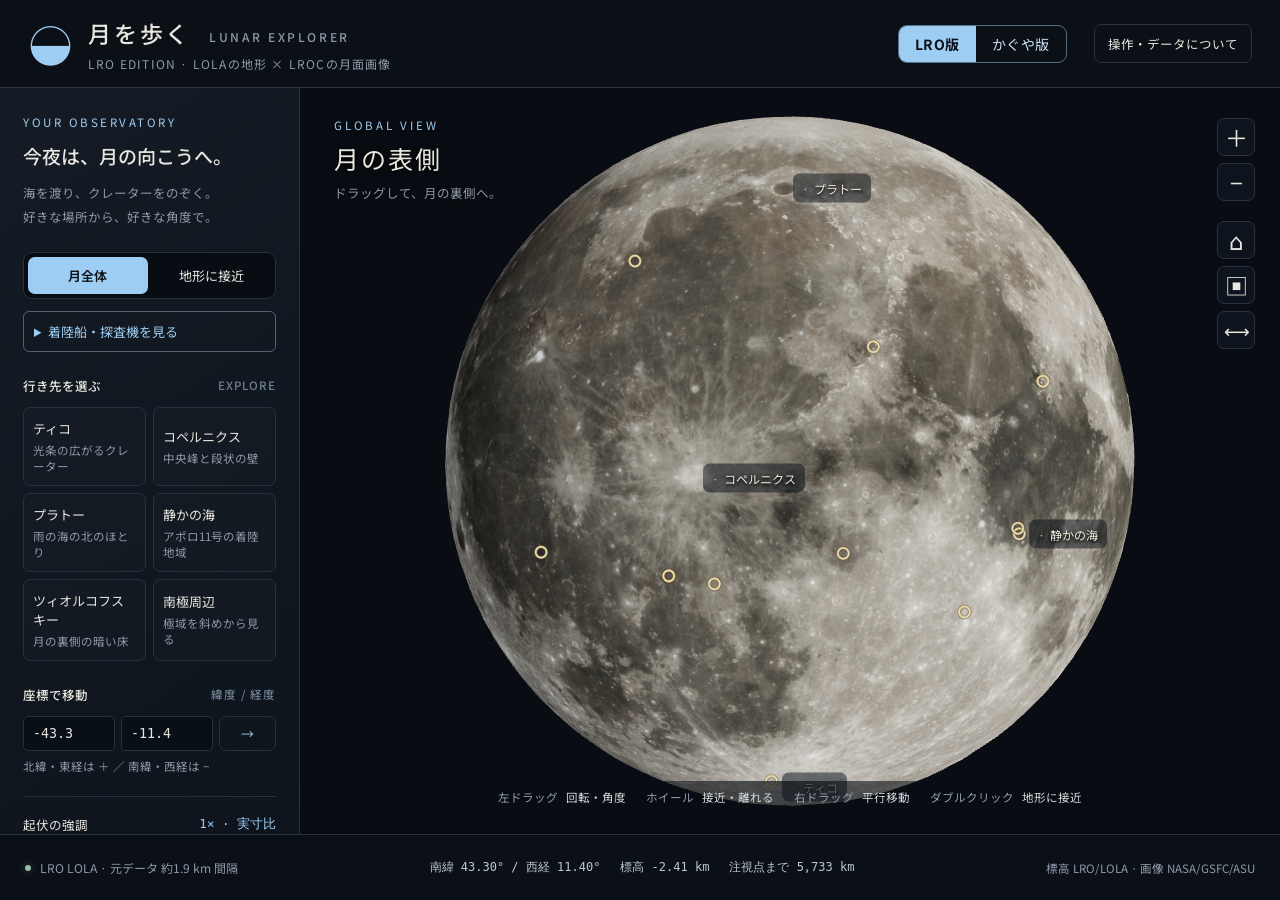
<file: index.html>
<!doctype html>
<html lang="ja"><head><meta charset="UTF-8"><meta name="viewport" content="width=device-width,initial-scale=1"><meta name="theme-color" content="#0b1017"><meta name="description" content="LROのLOLA実測標高とLROCの画像を使って月を立体で探検。マウスで回転、接近、地形の角度や光を調整できます。"><title>月を歩く | LRO版 3Dマップ（Claude 改良版）</title><link rel="stylesheet" href="style.css?v=20261109f"><script type="importmap">{"imports":{"three":"./three.module.js"}}</script></head>
<body>
<div id="viewport" aria-label="マウスで回転・拡大できる月の3Dマップ"></div><div id="labels"></div>
<header><div class="mark">◒</div><div><h1>月を歩く<span>LUNAR EXPLORER</span></h1><p>LRO EDITION · LOLAの地形 × LROCの月面画像</p></div><nav class="ed-switch" aria-label="標高データの切り替え"><a class="on" aria-current="page">LRO版</a><a href="./kaguya/" data-ed>かぐや版</a></nav><button id="help" class="quiet">操作・データについて</button></header>
<aside id="sidebar"><div class="eyebrow">YOUR OBSERVATORY</div><h2>今夜は、月の向こうへ。</h2><p class="intro">海を渡り、クレーターをのぞく。<br>好きな場所から、好きな角度で。</p>
<div class="tabs" aria-label="表示モード"><button id="globeBtn" class="active">月全体</button><button id="terrainBtn">地形に接近</button></div>
<details id="missions" style="margin:12px 0;padding:10px;border:1px solid #506274;border-radius:6px">
<summary style="cursor:pointer;color:#9ecdf3">着陸船・探査機を見る</summary>
<p>地点を選ぶと着陸地域へ移動します。リンクから各地点の詳しい観測画像を開けます。</p>
<select aria-label="着陸地点" id="missionSelect" style="width:100%;padding:8px"><option value="">地点を選択</option>
<option data-lat="0.674" data-lon="23.473" value="resource/apollo-11-landing-site/">アポロ11号（静かの海）</option>
<option data-lat="-3.012" data-lon="-23.422" value="photojournal/first-look-apollo-12-and-surveyor-3/">アポロ12号・サーベイヤー3号</option>
<option data-lat="-3.645" data-lon="-17.471" value="photojournal/new-view-of-apollo-14/">アポロ14号</option>
<option data-lat="26.132" data-lon="3.634" value="photojournal/retracing-the-steps-of-apollo-15/">アポロ15号（月面車の走行跡）</option>
<option data-lat="-8.973" data-lon="15.501" value="photojournal/apollo-16-footsteps-under-high-sun/">アポロ16号（デカルト高地）</option>
<option data-lat="20.19" data-lon="30.77" value="image-article/apod-2011-september-8-apollo-17-site-a-sharper-view/">アポロ17号・月面車</option>
<option data-lat="-2.4745" data-lon="-43.3398" value="https://www.lroc.im-ldi.com/featured_sites/surveyor-1/flip-book">サーベイヤー1号</option>
<option data-lat="-3.0162" data-lon="-23.4180" value="photojournal/first-look-apollo-12-and-surveyor-3/">サーベイヤー3号</option>
<option data-lat="1.4551" data-lon="23.1943" value="photojournal/surveyor-5-a-hole-in-one/">サーベイヤー5号</option>
<option data-lat="0.4742" data-lon="-1.4275" value="https://www.lroc.im-ldi.com/featured_sites/surveyor-6/site_images">サーベイヤー6号</option>
<option data-lat="-40.9812" data-lon="-11.5127" value="https://www.lroc.im-ldi.com/featured_sites/surveyor-7/flip-book">サーベイヤー7号</option>
<option data-lat="38.24" data-lon="-35.00" value="photojournal/soviet-union-lunar-rovers/">ルナ17号（雨の海）</option></select>
<p><a id="missionImage" target="_blank" rel="noopener" href="https://science.nasa.gov/resource/apollo-11-landing-site/">アポロ11号の詳細な実写を見る ↗</a></p>
<small>位置は概略。写真提供 NASA / GSFC / ASU</small></details>
<script>
document.getElementById('missionSelect').addEventListener('change', function () {
  const place = this.selectedOptions[0];
  if (!place.value) return;
  const photo = document.getElementById('missionImage');
  photo.href = new URL(place.value, 'https://science.nasa.gov/').href;
  const apollo = place.textContent.match(/^アポロ[0-9]+号/);
  photo.textContent = apollo ? apollo[0] + 'の詳細な実写を見る ↗' : place.textContent + 'の実写を見る ↗';
  document.getElementById('lat').value = place.dataset.lat;
  document.getElementById('lon').value = place.dataset.lon;
  document.getElementById('coords').requestSubmit();
  document.getElementById('terrainBtn').click();
});
</script><section><div class="section-title">行き先を選ぶ <span>EXPLORE</span></div><div id="places"></div></section>
<form id="coords"><label class="section-title" for="lat">座標で移動 <span>緯度 / 経度</span></label><div class="coord-inputs"><input id="lat" type="number" min="-90" max="90" step="any" value="-43.3" aria-label="緯度 北緯は正、南緯は負" required><input id="lon" type="number" min="-180" max="360" step="any" value="-11.4" aria-label="経度 東経は正、西経は負" required><button type="submit" aria-label="指定座標へ移動">→</button></div><small>北緯・東経は ＋ ／ 南緯・西経は −</small></form>
<section class="adjust"><label for="relief">起伏の強調 <output id="reliefVal">1× · 実寸比</output></label><input id="relief" type="range" min="1" max="10" step="0.5" value="1"><label for="sun">光の向き <output id="sunVal">35°</output></label><input id="sun" type="range" min="-180" max="180" value="35"><label class="realsun"><input id="realSun" type="checkbox"> 日付の太陽で照らす（月齢）</label><div id="sunDateRow" class="sundate" hidden><input id="sunDate" type="date" aria-label="日付"><span id="moonAge"></span><button id="earthView" type="button">地球から見る</button><small>その日の夜9時（日本時間）の太陽の向き。誤差は1〜2°程度で、秤動は含みません。</small></div><div class="checks"><label><input id="topo" type="checkbox"> 標高の色分け</label><label><input id="grid" type="checkbox"> 緯度・経度線</label><label><input id="showLabels" type="checkbox" checked> 地名</label><label><input id="auto" type="checkbox"> 自動で回す</label></div></section>
<section class="measure"><div class="section-title">断面図を測る <span>PROFILE</span></div><button id="measureBtn" type="button">2点を選んで断面図</button><small>クレーターの直径や深さを、標高のグラフで調べられます。</small></section></aside>
<main><div class="view-heading"><div id="modeTag">GLOBAL VIEW</div><h2 id="viewTitle">月の表側</h2><p id="viewSub">ドラッグして、月の裏側へ。</p></div><div class="toolbar"><button id="zoomIn" title="拡大" aria-label="拡大">＋</button><button id="zoomOut" title="縮小" aria-label="縮小">−</button><span></span><button id="reset" title="最初の眺めに戻す" aria-label="最初の眺めに戻す">⌂</button><button id="capture" title="画像を保存" aria-label="画像を保存">▣</button><button id="measureTool" title="2点を選んで断面図" aria-label="2点を選んで断面図">⟷</button></div><div id="profile" hidden><div class="phead"><b>断面図</b><span>A → B</span><button id="profileMin" class="pmin-btn" aria-label="断面図を小さくする">小さく</button><button id="profileClose" aria-label="断面図を閉じる">×</button></div><div id="profileBody"></div></div><div id="legend" hidden><span>低い −9km</span><i></i><span>高い ＋11km</span></div><div class="gesture"><span>左ドラッグ <b>回転・角度</b></span><span>ホイール <b>接近・離れる</b></span><span>右ドラッグ <b>平行移動</b></span><span>ダブルクリック <b>地形に接近</b></span></div></main>
<footer><div><span class="live"></span><span id="status">観測データを準備中</span></div><div class="readout"><span id="location">北緯 — / 東経 —</span><span id="height">標高 —</span><span id="distance">距離 —</span></div><div class="credit">標高 LRO/LOLA · 画像 NASA/GSFC/ASU</div></footer>
<div id="loading"><div class="loader-moon"></div><h2>月へ向かっています</h2><p id="loadText">LROの標高と月面画像を読み込み中…</p><progress id="progress" max="3" value="0"></progress><small>まず約2MBの軽いデータで表示し、詳しいデータ（約40MB）は表示後に読み込みます。</small></div>
<div id="toast" role="status" hidden></div>
<dialog id="info"><button class="close" aria-label="閉じる">×</button><div class="eyebrow">ABOUT THIS MOON</div><h2>本物の観測から、立体の月へ。</h2><p>月全体を回して眺める「月全体」と、選んだ地域を斜めから見る「地形に接近」を切り替えられます。月面をクリックすると座標と標高を表示。ダブルクリックすると、その場所へ接近します。</p><dl><dt>マウス</dt><dd>左ドラッグで回転、ホイールで拡大・縮小、右ドラッグで移動。</dd><dt>タッチ</dt><dd>1本指で回転、2本指で拡大・縮小と移動。</dd><dt>表示の調整</dt><dd>起伏1倍は実際の縦横比です。倍率を上げると高さだけを強調します。光は観察用で、現在の月齢や太陽の実位置を示すものではありません。</dd></dl><h3>LRO版のデータと加工</h3><p><a href="https://svs.gsfc.nasa.gov/4720/" target="_blank" rel="noopener">標高：LRO / LOLA — NASA CGI Moon Kit ↗</a><br>NASAの月探査機LROに搭載されたレーザー高度計LOLAの全球標高データを使用。ldem_16.tif（5760×2880、1/16度間隔）、赤道で約1.9km。基準半径1737.4km。km単位の数値をメートル単位の整数に丸め、経度の並びを変換して表示時に補間しています。全球は軽量メッシュ、地域は約480km四方の細かなメッシュです。</p><p><a href="https://svs.gsfc.nasa.gov/4720/" target="_blank" rel="noopener">表面画像：NASA CGI Moon Kit 2019 / LROC ↗</a><br>NASA/GSFC/Scientific Visualization Studio・LROC/ASU。8192×4096画像をJPEGへ変換。色調整済みの可視化用画像で、極域は低解像度データによる補完を含みます。</p><p>かぐや版との違いは<strong>地形の標高データ</strong>です。こちらはLROのLOLA、かぐや版はLALTを使っています。表面画像は同じLROC画像なので、全体の見た目は似ています。今回の標高格子間隔は両版とも約1.9kmです。</p><p>このマップはLROのすべての高解像度画像を収録したものではありません。岩や着陸機まで見える解像度ではありません。さらに詳細なLROC観測画像は<a href="https://quickmap.lroc.asu.edu/" target="_blank" rel="noopener">LROC QuickMap ↗</a>で探索できます。</p><p class="muted">標高：NASA/LRO/LOLA。画像：NASA/GSFC/Scientific Visualization Studio・LROC/ASU。上記の観測データを加工して作成。地名は概略位置です。NASAの公式アプリではありません。</p></dialog>
<noscript>この3DマップにはJavaScriptとWebGLが必要です。</noscript><script>
// ファイルを直接ダブルクリックで開いた場合：ブラウザの制限でプログラムもデータも読めないので、開き方を案内する
if (location.protocol === 'file:') {
  document.querySelector('#loading h2').textContent = 'このままでは開けません';
  document.getElementById('loadText').innerHTML = 'このページは Web ページとして開いてください。<br><b>https://yoshihiro-kitajima.github.io/lro-moon-explorer/</b>';
  document.getElementById('progress').hidden = true; document.querySelector('#loading small').hidden = true;
}
</script>
<script type="module" src="app.js?v=20261109f"></script></body></html>
</file>
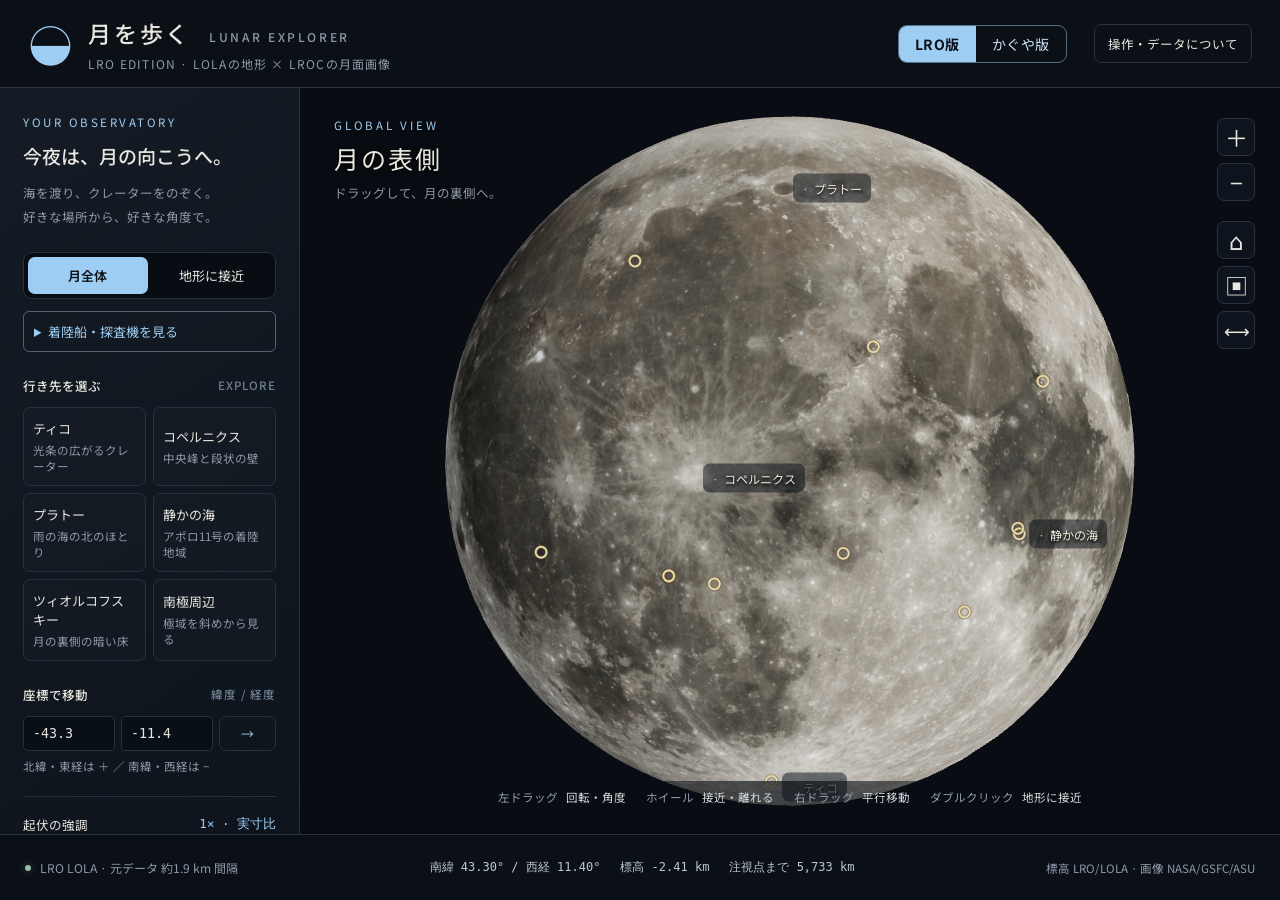
<file: claude/index.html>
<!doctype html>
<html lang="ja"><head><meta charset="UTF-8"><title>月を歩く | LRO版 3Dマップ</title>
<meta http-equiv="refresh" content="0; url=../"><link rel="canonical" href="https://yoshihiro-kitajima.github.io/lro-moon-explorer/">
<script>location.replace('../' + location.search + location.hash);</script></head>
<body style="background:#0b1017;color:#dfe7ef;font-family:sans-serif;padding:40px">Claude 改良版はトップページに移りました。<a href="../" style="color:#9cc8ff">月を歩く（LRO版）を開く</a></body></html>
</file>
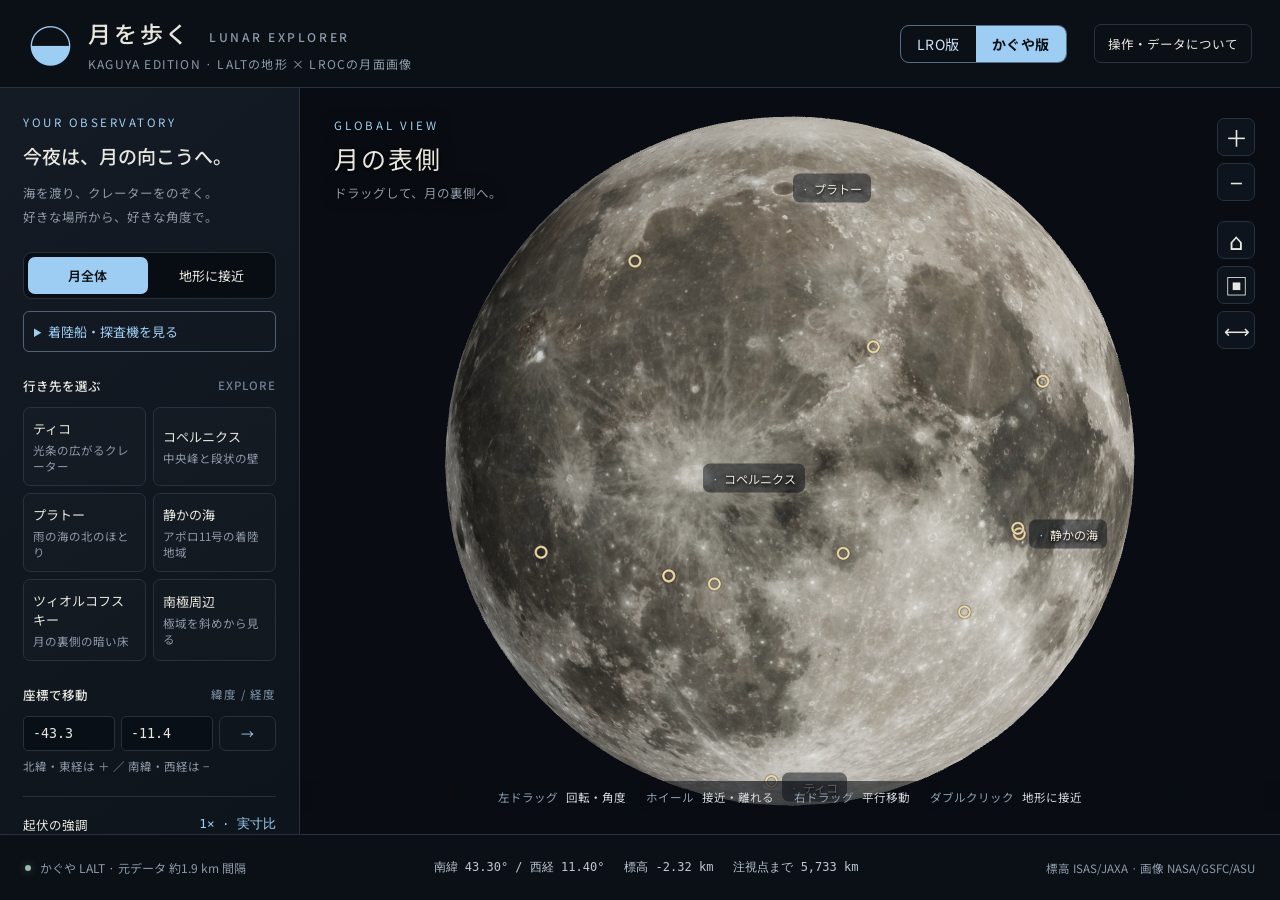
<file: kaguya/index.html>
<!doctype html>
<html lang="ja"><head><meta charset="UTF-8"><meta name="viewport" content="width=device-width,initial-scale=1"><meta name="theme-color" content="#0b1017"><meta name="description" content="かぐや（SELENE）のレーザー高度計LALTの実測標高とLROCの画像を使って月を立体で探検。マウスで回転、接近、地形の角度や光を調整できます。"><title>月を歩く | かぐや版 3Dマップ（Claude 改良版）</title><link rel="stylesheet" href="style.css?v=20261109f"><script type="importmap">{"imports":{"three":"../three.module.js"}}</script></head>
<body>
<div id="viewport" aria-label="マウスで回転・拡大できる月の3Dマップ"></div><div id="labels"></div>
<header><div class="mark">◒</div><div><h1>月を歩く<span>LUNAR EXPLORER</span></h1><p>KAGUYA EDITION · LALTの地形 × LROCの月面画像</p></div><nav class="ed-switch" aria-label="標高データの切り替え"><a href="../" data-ed>LRO版</a><a class="on" aria-current="page">かぐや版</a></nav><button id="help" class="quiet">操作・データについて</button></header>
<aside id="sidebar"><div class="eyebrow">YOUR OBSERVATORY</div><h2>今夜は、月の向こうへ。</h2><p class="intro">海を渡り、クレーターをのぞく。<br>好きな場所から、好きな角度で。</p>
<div class="tabs" aria-label="表示モード"><button id="globeBtn" class="active">月全体</button><button id="terrainBtn">地形に接近</button></div>
<details id="missions" style="margin:12px 0;padding:10px;border:1px solid #506274;border-radius:6px">
<summary style="cursor:pointer;color:#9ecdf3">着陸船・探査機を見る</summary>
<p>地点を選ぶと着陸地域へ移動します。リンクから各地点の詳しい観測画像を開けます。</p>
<select aria-label="着陸地点" id="missionSelect" style="width:100%;padding:8px"><option value="">地点を選択</option>
<option data-lat="0.674" data-lon="23.473" value="resource/apollo-11-landing-site/">アポロ11号（静かの海）</option>
<option data-lat="-3.012" data-lon="-23.422" value="photojournal/first-look-apollo-12-and-surveyor-3/">アポロ12号・サーベイヤー3号</option>
<option data-lat="-3.645" data-lon="-17.471" value="photojournal/new-view-of-apollo-14/">アポロ14号</option>
<option data-lat="26.132" data-lon="3.634" value="photojournal/retracing-the-steps-of-apollo-15/">アポロ15号（月面車の走行跡）</option>
<option data-lat="-8.973" data-lon="15.501" value="photojournal/apollo-16-footsteps-under-high-sun/">アポロ16号（デカルト高地）</option>
<option data-lat="20.19" data-lon="30.77" value="image-article/apod-2011-september-8-apollo-17-site-a-sharper-view/">アポロ17号・月面車</option>
<option data-lat="-2.4745" data-lon="-43.3398" value="https://www.lroc.im-ldi.com/featured_sites/surveyor-1/flip-book">サーベイヤー1号</option>
<option data-lat="-3.0162" data-lon="-23.4180" value="photojournal/first-look-apollo-12-and-surveyor-3/">サーベイヤー3号</option>
<option data-lat="1.4551" data-lon="23.1943" value="photojournal/surveyor-5-a-hole-in-one/">サーベイヤー5号</option>
<option data-lat="0.4742" data-lon="-1.4275" value="https://www.lroc.im-ldi.com/featured_sites/surveyor-6/site_images">サーベイヤー6号</option>
<option data-lat="-40.9812" data-lon="-11.5127" value="https://www.lroc.im-ldi.com/featured_sites/surveyor-7/flip-book">サーベイヤー7号</option>
<option data-lat="38.24" data-lon="-35.00" value="photojournal/soviet-union-lunar-rovers/">ルナ17号（雨の海）</option></select>
<p><a id="missionImage" target="_blank" rel="noopener" href="https://science.nasa.gov/resource/apollo-11-landing-site/">アポロ11号の詳細な実写を見る ↗</a></p>
<small>位置は概略。写真提供 NASA / GSFC / ASU</small></details>
<script>
document.getElementById('missionSelect').addEventListener('change', function () {
  const place = this.selectedOptions[0];
  if (!place.value) return;
  const photo = document.getElementById('missionImage');
  photo.href = new URL(place.value, 'https://science.nasa.gov/').href;
  const apollo = place.textContent.match(/^アポロ[0-9]+号/);
  photo.textContent = apollo ? apollo[0] + 'の詳細な実写を見る ↗' : place.textContent + 'の実写を見る ↗';
  document.getElementById('lat').value = place.dataset.lat;
  document.getElementById('lon').value = place.dataset.lon;
  document.getElementById('coords').requestSubmit();
  document.getElementById('terrainBtn').click();
});
</script><section><div class="section-title">行き先を選ぶ <span>EXPLORE</span></div><div id="places"></div></section>
<form id="coords"><label class="section-title" for="lat">座標で移動 <span>緯度 / 経度</span></label><div class="coord-inputs"><input id="lat" type="number" min="-90" max="90" step="any" value="-43.3" aria-label="緯度 北緯は正、南緯は負" required><input id="lon" type="number" min="-180" max="360" step="any" value="-11.4" aria-label="経度 東経は正、西経は負" required><button type="submit" aria-label="指定座標へ移動">→</button></div><small>北緯・東経は ＋ ／ 南緯・西経は −</small></form>
<section class="adjust"><label for="relief">起伏の強調 <output id="reliefVal">1× · 実寸比</output></label><input id="relief" type="range" min="1" max="10" step="0.5" value="1"><label for="sun">光の向き <output id="sunVal">35°</output></label><input id="sun" type="range" min="-180" max="180" value="35"><label class="realsun"><input id="realSun" type="checkbox"> 日付の太陽で照らす（月齢）</label><div id="sunDateRow" class="sundate" hidden><input id="sunDate" type="date" aria-label="日付"><span id="moonAge"></span><button id="earthView" type="button">地球から見る</button><small>その日の夜9時（日本時間）の太陽の向き。誤差は1〜2°程度で、秤動は含みません。</small></div><div class="checks"><label><input id="topo" type="checkbox"> 標高の色分け</label><label><input id="grid" type="checkbox"> 緯度・経度線</label><label><input id="showLabels" type="checkbox" checked> 地名</label><label><input id="auto" type="checkbox"> 自動で回す</label></div></section>
<section class="measure"><div class="section-title">断面図を測る <span>PROFILE</span></div><button id="measureBtn" type="button">2点を選んで断面図</button><small>クレーターの直径や深さを、標高のグラフで調べられます。</small></section><a class="archive" href="https://darts.isas.jaxa.jp/missions/kaguya/hdtv/index_ja.html" target="_blank" rel="noopener"><span>かぐやが見た月</span><small>JAXA / NHK ハイビジョン画像 ↗</small></a></aside>
<main><div class="view-heading"><div id="modeTag">GLOBAL VIEW</div><h2 id="viewTitle">月の表側</h2><p id="viewSub">ドラッグして、月の裏側へ。</p></div><div class="toolbar"><button id="zoomIn" title="拡大" aria-label="拡大">＋</button><button id="zoomOut" title="縮小" aria-label="縮小">−</button><span></span><button id="reset" title="最初の眺めに戻す" aria-label="最初の眺めに戻す">⌂</button><button id="capture" title="画像を保存" aria-label="画像を保存">▣</button><button id="measureTool" title="2点を選んで断面図" aria-label="2点を選んで断面図">⟷</button></div><div id="profile" hidden><div class="phead"><b>断面図</b><span>A → B</span><button id="profileMin" class="pmin-btn" aria-label="断面図を小さくする">小さく</button><button id="profileClose" aria-label="断面図を閉じる">×</button></div><div id="profileBody"></div></div><div id="legend" hidden><span>低い −9km</span><i></i><span>高い ＋11km</span></div><div class="gesture"><span>左ドラッグ <b>回転・角度</b></span><span>ホイール <b>接近・離れる</b></span><span>右ドラッグ <b>平行移動</b></span><span>ダブルクリック <b>地形に接近</b></span></div></main>
<footer><div><span class="live"></span><span id="status">観測データを準備中</span></div><div class="readout"><span id="location">北緯 — / 東経 —</span><span id="height">標高 —</span><span id="distance">距離 —</span></div><div class="credit">標高 ISAS/JAXA · 画像 NASA/GSFC/ASU</div></footer>
<div id="loading"><div class="loader-moon"></div><h2>月へ向かっています</h2><p id="loadText">かぐやの標高と月面画像を読み込み中…</p><progress id="progress" max="3" value="0"></progress><small>まず約2MBの軽いデータで表示し、詳しいデータ（約40MB）は表示後に読み込みます。</small></div>
<div id="toast" role="status" hidden></div>
<dialog id="info"><button class="close" aria-label="閉じる">×</button><div class="eyebrow">ABOUT THIS MOON</div><h2>本物の観測から、立体の月へ。</h2><p>月全体を回して眺める「月全体」と、選んだ地域を斜めから見る「地形に接近」を切り替えられます。月面をクリックすると座標と標高を表示。ダブルクリックすると、その場所へ接近します。</p><dl><dt>マウス</dt><dd>左ドラッグで回転、ホイールで拡大・縮小、右ドラッグで移動。</dd><dt>タッチ</dt><dd>1本指で回転、2本指で拡大・縮小と移動。</dd><dt>表示の調整</dt><dd>起伏1倍は実際の縦横比です。倍率を上げると高さだけを強調します。光は観察用で、現在の月齢や太陽の実位置を示すものではありません。</dd></dl><h3>かぐや版のデータと加工</h3><p><a href="https://data.darts.isas.jaxa.jp/pub/pds3/sln-l-lalt-5-topo-ggt-map-v2.0/" target="_blank" rel="noopener">標高：かぐや LALT 全球標高図 V2.0（ISAS/JAXA）↗</a><br>月周回衛星「かぐや（SELENE）」のレーザー高度計LALTの全球標高データ。5760×2880、1/16度間隔、赤道で約1.9km。基準半径1737.4km。メートル単位の整数に丸め、表示時に補間しています。最初は1/4度間隔の軽いデータで表示し、詳しいデータは表示後に読み込みます。</p><p><a href="https://svs.gsfc.nasa.gov/4720/" target="_blank" rel="noopener">表面画像：NASA CGI Moon Kit 2019 / LROC ↗</a><br>NASA/GSFC/Scientific Visualization Studio・LROC/ASU。8192×4096画像をJPEGへ変換。色調整済みの可視化用画像で、極域は低解像度データによる補完を含みます。</p><p>LRO版との違いは<strong>地形の標高データ</strong>です。こちらはかぐやのLALT、LRO版はLOLAを使っています。表面画像は同じLROC画像なので、見た目は似ています。</p><p><a href="https://darts.isas.jaxa.jp/missions/kaguya/hdtv/index_ja.html" target="_blank" rel="noopener">かぐやHDTV公開ページ ↗</a><br>HDTVの写真・映像そのものから立体を復元したものではありません。HDTV画像の権利表記は ©JAXA/NHK（リンク先の利用規約をご確認ください）。</p><p class="muted">標高：ISAS/JAXA（かぐや LALT）。画像：NASA/GSFC/Scientific Visualization Studio・LROC/ASU。上記の観測データを加工して作成。地名は概略位置です。NASAの公式アプリではありません。</p></dialog>
<noscript>この3DマップにはJavaScriptとWebGLが必要です。</noscript><script>
// ファイルを直接ダブルクリックで開いた場合：ブラウザの制限でプログラムもデータも読めないので、開き方を案内する
if (location.protocol === 'file:') {
  document.querySelector('#loading h2').textContent = 'このままでは開けません';
  document.getElementById('loadText').innerHTML = 'このページは Web ページとして開いてください。<br><b>https://yoshihiro-kitajima.github.io/lro-moon-explorer/kaguya/</b>';
  document.getElementById('progress').hidden = true; document.querySelector('#loading small').hidden = true;
}
</script>
<script type="module" src="app.js?v=20261109f"></script></body></html>
</file>
<file: style.css>
@import url('https://fonts.googleapis.com/css2?family=Noto+Sans+JP:wght@400;500;600;700&display=swap');
:root{color-scheme:dark;--bg:#090d13;--panel:#111720;--ink:#e8e7df;--muted:#8d99a8;--line:#28313c;--accent:#9ecdf3}*{box-sizing:border-box}body{margin:0;background:var(--bg);color:var(--ink);font-family:'Noto Sans JP',system-ui,sans-serif;font-size:13px;overflow:hidden}button,input,a{touch-action:manipulation}button,a,input{outline-offset:4px}button{font:inherit;color:inherit;cursor:pointer;background:transparent;border:1px solid var(--line);border-radius:7px;transition:background .2s,border-color .2s}button:hover{background:#29313c;border-color:#738294}a{color:var(--accent)}#viewport{position:fixed;inset:88px 0 66px 300px;touch-action:none}canvas{display:block;width:100%;height:100%}header{height:88px;display:flex;align-items:center;gap:15px;padding:0 28px;border-bottom:1px solid var(--line);position:relative;z-index:3;background:#0b1017}.mark{font-size:45px;color:var(--accent);line-height:1}h1{font-size:23px;letter-spacing:.12em;margin:0;font-weight:500}h1 span{font-size:12px;letter-spacing:.22em;color:var(--muted);margin-left:18px;vertical-align:middle}header p{font-size:12px;color:var(--muted);letter-spacing:.1em;margin:5px 0 0}.quiet{margin-left:auto;padding:9px 13px;font-size:12.5px}aside{position:fixed;top:88px;bottom:66px;width:300px;background:linear-gradient(145deg,#141b24,#0e141c);border-right:1px solid var(--line);padding:26px 23px 20px;overflow-y:auto;scrollbar-width:thin;z-index:3}.eyebrow{font-size:11.5px;letter-spacing:.22em;color:var(--accent)}aside h2{font-size:19px;font-weight:500;margin:12px 0}.intro{color:var(--muted);font-size:12.5px;line-height:1.9;margin:0 0 23px}.tabs{display:flex;background:#080d14;padding:4px;border:1px solid var(--line);border-radius:9px;gap:4px}.tabs button{flex:1;padding:9px 4px;border:0;font-size:13px}.tabs .active{color:#0b1017;background:var(--accent);font-weight:600}.section-title{display:flex;align-items:center;justify-content:space-between;font-size:12.5px;margin:24px 0 12px;font-weight:500}.section-title span{color:#6f8094;font-size:11.5px;letter-spacing:.09em}#places{display:grid;grid-template-columns:1fr 1fr;gap:7px}#places button{padding:11px 9px;text-align:left;background:#ffffff03;font-size:13px}#places button small{display:block;color:var(--muted);font-size:11.5px;margin-top:4px}#places button.selected{border-color:#c7a675;color:var(--accent);background:#c7a6750e}.coord-inputs{display:flex;gap:6px}.coord-inputs input{width:92px;min-width:0;background:#090f17;color:var(--ink);border:1px solid var(--line);padding:9px;border-radius:5px;font-family:monospace}.coord-inputs button{flex:1;color:var(--accent)}#coords small{font-size:11.5px;color:var(--muted);display:block;margin:7px 0 22px}.adjust{border-top:1px solid var(--line);padding-top:18px}.adjust>label{display:flex;justify-content:space-between;align-items:center;font-size:12.5px}.adjust output{font-family:monospace;color:var(--accent);font-size:12.5px}input[type=range]{width:100%;accent-color:var(--accent);height:3px;margin:17px 0 23px;cursor:pointer}.checks{display:grid;grid-template-columns:1fr 1fr;gap:10px 2px;font-size:12px;color:var(--muted)}input[type=checkbox]{accent-color:var(--accent);vertical-align:middle;margin:0 5px 0 0}.archive{display:block;margin-top:22px;padding:15px 13px;border:1px solid var(--line);border-radius:7px;text-decoration:none}.archive span{font-size:13px}.archive small{display:block;color:var(--muted);font-size:11.5px;margin-top:6px}main{pointer-events:none;position:fixed;inset:88px 0 66px 300px}.view-heading{position:absolute;left:34px;top:29px}#modeTag{font-size:11.5px;letter-spacing:.24em;color:var(--accent)}.view-heading h2{font-size:25px;letter-spacing:.08em;font-weight:400;margin:7px 0}.view-heading p{font-size:12.5px;color:var(--muted);margin:0}.toolbar{position:absolute;right:25px;top:30px;display:flex;flex-direction:column;gap:7px;pointer-events:auto}.toolbar button{width:38px;height:38px;font-size:23px;background:#101720dd}.toolbar span{height:6px}.gesture{position:absolute;bottom:21px;left:0;right:0;display:flex;justify-content:center;gap:20px;font-size:11.5px;color:#91a0b0}.gesture span{white-space:nowrap}.gesture b{font-weight:400;color:#d5d9dc;margin-left:5px}footer{position:fixed;bottom:0;left:0;right:0;height:66px;border-top:1px solid var(--line);background:#0b1017;display:flex;align-items:center;justify-content:space-between;padding:0 25px;z-index:3;font-size:12px;color:var(--muted)}footer>div{display:flex;align-items:center;gap:9px}.live{height:6px;width:6px;border-radius:50%;background:#98bcaa;box-shadow:0 0 9px #98bcaa66}.readout{font-family:monospace;gap:20px;color:#bcc6d0}.credit{font-size:11.5px}#loading{position:fixed;inset:88px 0 66px 300px;background:#0a0e15f5;z-index:6;display:flex;align-items:center;justify-content:center;flex-direction:column}#loading[hidden]{display:none}#loading h2{font-size:20px;font-weight:400;letter-spacing:.12em}#loading p{color:var(--muted);font-size:13px}#loading small{color:var(--muted);font-size:12px;margin-top:12px}progress{width:240px;height:3px;accent-color:var(--accent);margin:10px}.loader-moon{width:54px;height:54px;border:1px solid #d7bd9566;border-radius:50%;box-shadow:inset 15px 0 15px #e4c29144;animation:moonPulse 2s infinite alternate}@keyframes moonPulse{to{opacity:.3;transform:rotate(25deg)}}#labels{position:fixed;inset:88px 0 66px 300px;pointer-events:none;overflow:hidden}.map-label{position:absolute;transform:translate(9px,-50%);font-size:12px;text-shadow:0 2px 3px #000,0 0 8px #000;white-space:nowrap;color:#f0e8db;pointer-events:auto;border:0;padding:6px 9px;background:#080e1680}.map-label:before{content:'·';color:var(--accent);margin-right:5px}.map-label:hover{background:#111b29}#legend{position:absolute;bottom:63px;right:25px;font-size:11.5px;color:var(--muted)}#legend i{display:block;width:160px;height:5px;margin:6px 0;background:linear-gradient(90deg,#263d78,#4c96b0,#aab79b,#d2b585,#f3e4cf)}#legend span:last-child{display:block;text-align:right}dialog{width:min(650px,90vw);max-height:85vh;background:#141b25;color:var(--ink);border:1px solid #43505f;border-radius:14px;padding:32px;font-size:13px;line-height:1.9}dialog::backdrop{background:#000a;backdrop-filter:blur(5px)}dialog h2{font-size:22px;font-weight:500}dialog h3{margin-top:25px}dialog p,dialog dd{color:#b5c0cc}.close{float:right;font-size:23px;border:0}.muted{font-size:12px;color:var(--muted)}dl{display:grid;grid-template-columns:85px auto;gap:10px}dd{margin:0}#toast{position:fixed;left:calc(50% + 150px);bottom:112px;transform:translateX(-50%);padding:12px 20px;border:1px solid var(--line);background:#1a2430f2;border-radius:8px;font-size:13px;z-index:9}noscript{position:fixed;top:40%;left:40%;z-index:9}
@media(min-width:1500px){aside{width:320px;padding:30px}#viewport,main,#labels,#loading{left:320px}.view-heading{top:36px;left:42px}}
@media(max-width:1050px){.credit{display:none}.gesture{gap:10px}.gesture span:last-child{display:none}h1 span{display:none}}
@media(max-width:700px){header{height:72px;padding:0 15px;gap:10px}h1{font-size:20px}.mark{font-size:36px}.quiet{font-size:11.5px;padding:8px}header p{font-size:11px}aside{top:auto;bottom:54px;height:230px;width:100%;padding:15px;display:block;border-right:0;border-top:1px solid var(--line)}aside>.eyebrow,aside>h2,.intro,.archive,#coords{display:none}.tabs{width:230px;margin-bottom:12px}aside>section:not(.adjust){width:52%;float:left}.section-title{margin:0 0 8px;font-size:12px}.section-title span{display:none}#places{gap:5px}#places button{font-size:12px;padding:7px}#places small{font-size:11px}section.adjust{border:0;margin-left:56%;padding:0}.adjust>label{font-size:11.5px}.adjust input[type=range]{margin:13px 0 17px}.checks{font-size:11.5px;gap:8px}#viewport,main,#labels,#loading{inset:72px 0 284px 0}.view-heading{top:16px;left:17px}.view-heading h2{font-size:18px}.view-heading p{font-size:11.5px}.toolbar{right:12px;top:15px;gap:5px}.toolbar button{width:30px;height:30px;font-size:19px}.gesture{bottom:12px;font-size:11px}.gesture span:nth-child(n+3){display:none}footer{height:54px;padding:8px 12px;flex-wrap:wrap;font-size:11.5px}.readout{gap:10px;font-size:11.5px;width:100%}#toast{left:50%;bottom:300px;width:max-content;max-width:90vw}#legend{bottom:40px;right:15px}.map-label{font-size:11.5px}}
.view-heading{text-shadow:0 1px 4px #000,0 0 16px #000}.gesture{padding:8px;background:linear-gradient(90deg,transparent,#090d13b0,transparent);border-radius:6px}

h1 em{font-size:12.5px;letter-spacing:.02em;font-style:normal;color:var(--accent);border:1px solid #9ecdf366;padding:3px 6px;border-radius:4px;vertical-align:middle}

/* ===== Claude 改良版の追加 ===== */
.realsun{display:flex;gap:6px;align-items:center;margin-top:8px;font-size:13px}
.sundate{display:grid;grid-template-columns:auto 1fr;gap:6px 8px;align-items:center;margin:6px 0 2px;padding:8px;border:1px solid #3b4d60;border-radius:6px;background:#0f1822}
.sundate input{background:#0b1017;color:#e7edf3;border:1px solid #506274;border-radius:5px;padding:5px}
.sundate #moonAge{font-size:13px;color:#ffe4aa}
.sundate button{grid-column:1/3;padding:7px;border-radius:6px;border:1px solid #6d86a0;background:#1a2a3b;color:#dbe8f4;cursor:pointer}
.sundate small{grid-column:1/3;color:#8fa1b3;font-size:11px;line-height:1.5}
.measure{margin:14px 0}.measure button{width:100%;padding:10px;border-radius:7px;border:1px solid #c9a35f;background:#2a2213;color:#ffe2a8;font-weight:700;cursor:pointer;margin:4px 0}
.measure button.on{background:#c9a35f;color:#1a1408}.measure small{color:#8fa1b3;font-size:11px}
#profile{pointer-events:auto;position:absolute;left:14px;bottom:56px;width:min(470px,calc(100% - 28px));background:rgba(9,14,21,.92);border:1px solid #4a5e73;border-radius:10px;padding:10px 12px;z-index:4;backdrop-filter:blur(6px)}
.phead{display:flex;align-items:center;gap:10px;color:#e8eef4}.phead span{color:#8fa1b3;font-size:12px}.phead button{margin-left:auto;background:none;border:none;color:#c9d4de;font-size:20px;cursor:pointer}
.pmsg{color:#dfe7ef;margin:8px 0}.pstats{display:flex;flex-wrap:wrap;gap:6px 16px;color:#a9b8c6;font-size:12.5px;margin:6px 0}.pstats b{color:#ffe2a8;font-size:14px}
.pchart{width:100%;height:auto;display:block}.pchart text{fill:#94a7b9;font-size:11px}.pchart .gl{stroke:#2c3c4d;stroke-width:1}
.parea{fill:rgba(255,211,107,.18)}.pline{fill:none;stroke:#ffd36b;stroke-width:2}.pmax{fill:#ff8a5c}.pmin{fill:#5cb6ff}
.pchart .pa{fill:#ff6a3d;font-weight:700;font-size:13px}.pchart .pb{fill:#45a8ff;font-weight:700;font-size:13px}.pchart .axis{fill:#6f8395;font-size:10px}.phl{stroke:#fff;stroke-opacity:.6}
.pnote{color:#7f93a6;font-size:11px;margin:4px 0 0;line-height:1.5}
.sundate[hidden]{display:none}
.adjust label.realsun{display:flex;justify-content:flex-start;align-items:center;gap:6px;flex-direction:row}

.pchart{max-height:165px}
#profile.mini .pchart,#profile.mini .pnote{display:none}
.phead .pmin-btn{margin-left:auto;background:none;border:1px solid #4a5e73;border-radius:5px;color:#c9d4de;font-size:13px;padding:1px 8px;cursor:pointer}
.phead .pmin-btn+button{margin-left:4px}
.pstats{font-size:13px}.pstats b{font-size:15px}
@media(max-width:700px){#profile{left:8px;right:8px;width:auto;bottom:48px}}

.pab{border-top:1px solid #2c3c4d;padding-top:5px}.pstats .ca{color:#ff6a3d}.pstats .cb{color:#45a8ff}

/* 測定中は地名ラベルがクリックを横取りしないようにする */
body.measuring #labels .map-label{pointer-events:none;opacity:.6}
body.measuring #viewport canvas{cursor:crosshair!important}

.toolbar #measureTool{font-size:18px}.toolbar #measureTool.on{background:#c9a35f;color:#1a1408;border-color:#c9a35f}
@media(max-width:700px){#profile{left:8px;right:54px;width:auto;bottom:30px;padding:7px 9px}#profile .pnote{display:none}#profile .pchart{max-height:105px}#profile .pstats{font-size:11.5px;gap:1px 10px;margin:3px 0}#profile .pstats b{font-size:13px}.phead b{font-size:13px}}
@media(max-width:420px){.readout{gap:4px 10px;font-size:11px;flex-wrap:wrap}.readout span{white-space:nowrap}}

/* ヘッダーの LRO版／かぐや版 切り替え */
.ed-switch{display:inline-flex;border:1px solid #9ecdf380;border-radius:9px;overflow:hidden;margin-left:auto;flex:none}
header .ed-switch+.quiet{margin-left:12px}
.ed-switch a{padding:8px 16px;font-size:14px;color:#cfe3f7;text-decoration:none;cursor:pointer;white-space:nowrap;letter-spacing:.04em}
.ed-switch a.on{background:#9ecdf3;color:#0b1017;font-weight:700;cursor:default}
.ed-switch a:not(.on):hover{background:#1a2a3b}
@media(max-width:700px){.ed-switch a{padding:6px 9px;font-size:12.5px}header .ed-switch+.quiet{margin-left:8px;font-size:0;padding:5px 10px}header .ed-switch+.quiet::before{content:"？";font-size:15px}header>div:nth-child(2) p{display:none}}
</file>
<file: kaguya/style.css>
@import url('https://fonts.googleapis.com/css2?family=Noto+Sans+JP:wght@400;500;600;700&display=swap');
:root{color-scheme:dark;--bg:#090d13;--panel:#111720;--ink:#e8e7df;--muted:#8d99a8;--line:#28313c;--accent:#9ecdf3}*{box-sizing:border-box}body{margin:0;background:var(--bg);color:var(--ink);font-family:'Noto Sans JP',system-ui,sans-serif;font-size:13px;overflow:hidden}button,input,a{touch-action:manipulation}button,a,input{outline-offset:4px}button{font:inherit;color:inherit;cursor:pointer;background:transparent;border:1px solid var(--line);border-radius:7px;transition:background .2s,border-color .2s}button:hover{background:#29313c;border-color:#738294}a{color:var(--accent)}#viewport{position:fixed;inset:88px 0 66px 300px;touch-action:none}canvas{display:block;width:100%;height:100%}header{height:88px;display:flex;align-items:center;gap:15px;padding:0 28px;border-bottom:1px solid var(--line);position:relative;z-index:3;background:#0b1017}.mark{font-size:45px;color:var(--accent);line-height:1}h1{font-size:23px;letter-spacing:.12em;margin:0;font-weight:500}h1 span{font-size:12px;letter-spacing:.22em;color:var(--muted);margin-left:18px;vertical-align:middle}header p{font-size:12px;color:var(--muted);letter-spacing:.1em;margin:5px 0 0}.quiet{margin-left:auto;padding:9px 13px;font-size:12.5px}aside{position:fixed;top:88px;bottom:66px;width:300px;background:linear-gradient(145deg,#141b24,#0e141c);border-right:1px solid var(--line);padding:26px 23px 20px;overflow-y:auto;scrollbar-width:thin;z-index:3}.eyebrow{font-size:11.5px;letter-spacing:.22em;color:var(--accent)}aside h2{font-size:19px;font-weight:500;margin:12px 0}.intro{color:var(--muted);font-size:12.5px;line-height:1.9;margin:0 0 23px}.tabs{display:flex;background:#080d14;padding:4px;border:1px solid var(--line);border-radius:9px;gap:4px}.tabs button{flex:1;padding:9px 4px;border:0;font-size:13px}.tabs .active{color:#0b1017;background:var(--accent);font-weight:600}.section-title{display:flex;align-items:center;justify-content:space-between;font-size:12.5px;margin:24px 0 12px;font-weight:500}.section-title span{color:#6f8094;font-size:11.5px;letter-spacing:.09em}#places{display:grid;grid-template-columns:1fr 1fr;gap:7px}#places button{padding:11px 9px;text-align:left;background:#ffffff03;font-size:13px}#places button small{display:block;color:var(--muted);font-size:11.5px;margin-top:4px}#places button.selected{border-color:#c7a675;color:var(--accent);background:#c7a6750e}.coord-inputs{display:flex;gap:6px}.coord-inputs input{width:92px;min-width:0;background:#090f17;color:var(--ink);border:1px solid var(--line);padding:9px;border-radius:5px;font-family:monospace}.coord-inputs button{flex:1;color:var(--accent)}#coords small{font-size:11.5px;color:var(--muted);display:block;margin:7px 0 22px}.adjust{border-top:1px solid var(--line);padding-top:18px}.adjust>label{display:flex;justify-content:space-between;align-items:center;font-size:12.5px}.adjust output{font-family:monospace;color:var(--accent);font-size:12.5px}input[type=range]{width:100%;accent-color:var(--accent);height:3px;margin:17px 0 23px;cursor:pointer}.checks{display:grid;grid-template-columns:1fr 1fr;gap:10px 2px;font-size:12px;color:var(--muted)}input[type=checkbox]{accent-color:var(--accent);vertical-align:middle;margin:0 5px 0 0}.archive{display:block;margin-top:22px;padding:15px 13px;border:1px solid var(--line);border-radius:7px;text-decoration:none}.archive span{font-size:13px}.archive small{display:block;color:var(--muted);font-size:11.5px;margin-top:6px}main{pointer-events:none;position:fixed;inset:88px 0 66px 300px}.view-heading{position:absolute;left:34px;top:29px}#modeTag{font-size:11.5px;letter-spacing:.24em;color:var(--accent)}.view-heading h2{font-size:25px;letter-spacing:.08em;font-weight:400;margin:7px 0}.view-heading p{font-size:12.5px;color:var(--muted);margin:0}.toolbar{position:absolute;right:25px;top:30px;display:flex;flex-direction:column;gap:7px;pointer-events:auto}.toolbar button{width:38px;height:38px;font-size:23px;background:#101720dd}.toolbar span{height:6px}.gesture{position:absolute;bottom:21px;left:0;right:0;display:flex;justify-content:center;gap:20px;font-size:11.5px;color:#91a0b0}.gesture span{white-space:nowrap}.gesture b{font-weight:400;color:#d5d9dc;margin-left:5px}footer{position:fixed;bottom:0;left:0;right:0;height:66px;border-top:1px solid var(--line);background:#0b1017;display:flex;align-items:center;justify-content:space-between;padding:0 25px;z-index:3;font-size:12px;color:var(--muted)}footer>div{display:flex;align-items:center;gap:9px}.live{height:6px;width:6px;border-radius:50%;background:#98bcaa;box-shadow:0 0 9px #98bcaa66}.readout{font-family:monospace;gap:20px;color:#bcc6d0}.credit{font-size:11.5px}#loading{position:fixed;inset:88px 0 66px 300px;background:#0a0e15f5;z-index:6;display:flex;align-items:center;justify-content:center;flex-direction:column}#loading[hidden]{display:none}#loading h2{font-size:20px;font-weight:400;letter-spacing:.12em}#loading p{color:var(--muted);font-size:13px}#loading small{color:var(--muted);font-size:12px;margin-top:12px}progress{width:240px;height:3px;accent-color:var(--accent);margin:10px}.loader-moon{width:54px;height:54px;border:1px solid #d7bd9566;border-radius:50%;box-shadow:inset 15px 0 15px #e4c29144;animation:moonPulse 2s infinite alternate}@keyframes moonPulse{to{opacity:.3;transform:rotate(25deg)}}#labels{position:fixed;inset:88px 0 66px 300px;pointer-events:none;overflow:hidden}.map-label{position:absolute;transform:translate(9px,-50%);font-size:12px;text-shadow:0 2px 3px #000,0 0 8px #000;white-space:nowrap;color:#f0e8db;pointer-events:auto;border:0;padding:6px 9px;background:#080e1680}.map-label:before{content:'·';color:var(--accent);margin-right:5px}.map-label:hover{background:#111b29}#legend{position:absolute;bottom:63px;right:25px;font-size:11.5px;color:var(--muted)}#legend i{display:block;width:160px;height:5px;margin:6px 0;background:linear-gradient(90deg,#263d78,#4c96b0,#aab79b,#d2b585,#f3e4cf)}#legend span:last-child{display:block;text-align:right}dialog{width:min(650px,90vw);max-height:85vh;background:#141b25;color:var(--ink);border:1px solid #43505f;border-radius:14px;padding:32px;font-size:13px;line-height:1.9}dialog::backdrop{background:#000a;backdrop-filter:blur(5px)}dialog h2{font-size:22px;font-weight:500}dialog h3{margin-top:25px}dialog p,dialog dd{color:#b5c0cc}.close{float:right;font-size:23px;border:0}.muted{font-size:12px;color:var(--muted)}dl{display:grid;grid-template-columns:85px auto;gap:10px}dd{margin:0}#toast{position:fixed;left:calc(50% + 150px);bottom:112px;transform:translateX(-50%);padding:12px 20px;border:1px solid var(--line);background:#1a2430f2;border-radius:8px;font-size:13px;z-index:9}noscript{position:fixed;top:40%;left:40%;z-index:9}
@media(min-width:1500px){aside{width:320px;padding:30px}#viewport,main,#labels,#loading{left:320px}.view-heading{top:36px;left:42px}}
@media(max-width:1050px){.credit{display:none}.gesture{gap:10px}.gesture span:last-child{display:none}h1 span{display:none}}
@media(max-width:700px){header{height:72px;padding:0 15px;gap:10px}h1{font-size:20px}.mark{font-size:36px}.quiet{font-size:11.5px;padding:8px}header p{font-size:11px}aside{top:auto;bottom:54px;height:230px;width:100%;padding:15px;display:block;border-right:0;border-top:1px solid var(--line)}aside>.eyebrow,aside>h2,.intro,.archive,#coords{display:none}.tabs{width:230px;margin-bottom:12px}aside>section:not(.adjust){width:52%;float:left}.section-title{margin:0 0 8px;font-size:12px}.section-title span{display:none}#places{gap:5px}#places button{font-size:12px;padding:7px}#places small{font-size:11px}section.adjust{border:0;margin-left:56%;padding:0}.adjust>label{font-size:11.5px}.adjust input[type=range]{margin:13px 0 17px}.checks{font-size:11.5px;gap:8px}#viewport,main,#labels,#loading{inset:72px 0 284px 0}.view-heading{top:16px;left:17px}.view-heading h2{font-size:18px}.view-heading p{font-size:11.5px}.toolbar{right:12px;top:15px;gap:5px}.toolbar button{width:30px;height:30px;font-size:19px}.gesture{bottom:12px;font-size:11px}.gesture span:nth-child(n+3){display:none}footer{height:54px;padding:8px 12px;flex-wrap:wrap;font-size:11.5px}.readout{gap:10px;font-size:11.5px;width:100%}#toast{left:50%;bottom:300px;width:max-content;max-width:90vw}#legend{bottom:40px;right:15px}.map-label{font-size:11.5px}}
.view-heading{text-shadow:0 1px 4px #000,0 0 16px #000}.gesture{padding:8px;background:linear-gradient(90deg,transparent,#090d13b0,transparent);border-radius:6px}

h1 em{font-size:12.5px;letter-spacing:.02em;font-style:normal;color:var(--accent);border:1px solid #9ecdf366;padding:3px 6px;border-radius:4px;vertical-align:middle}

/* ===== Claude 改良版の追加 ===== */
.realsun{display:flex;gap:6px;align-items:center;margin-top:8px;font-size:13px}
.sundate{display:grid;grid-template-columns:auto 1fr;gap:6px 8px;align-items:center;margin:6px 0 2px;padding:8px;border:1px solid #3b4d60;border-radius:6px;background:#0f1822}
.sundate input{background:#0b1017;color:#e7edf3;border:1px solid #506274;border-radius:5px;padding:5px}
.sundate #moonAge{font-size:13px;color:#ffe4aa}
.sundate button{grid-column:1/3;padding:7px;border-radius:6px;border:1px solid #6d86a0;background:#1a2a3b;color:#dbe8f4;cursor:pointer}
.sundate small{grid-column:1/3;color:#8fa1b3;font-size:11px;line-height:1.5}
.measure{margin:14px 0}.measure button{width:100%;padding:10px;border-radius:7px;border:1px solid #c9a35f;background:#2a2213;color:#ffe2a8;font-weight:700;cursor:pointer;margin:4px 0}
.measure button.on{background:#c9a35f;color:#1a1408}.measure small{color:#8fa1b3;font-size:11px}
#profile{pointer-events:auto;position:absolute;left:14px;bottom:56px;width:min(470px,calc(100% - 28px));background:rgba(9,14,21,.92);border:1px solid #4a5e73;border-radius:10px;padding:10px 12px;z-index:4;backdrop-filter:blur(6px)}
.phead{display:flex;align-items:center;gap:10px;color:#e8eef4}.phead span{color:#8fa1b3;font-size:12px}.phead button{margin-left:auto;background:none;border:none;color:#c9d4de;font-size:20px;cursor:pointer}
.pmsg{color:#dfe7ef;margin:8px 0}.pstats{display:flex;flex-wrap:wrap;gap:6px 16px;color:#a9b8c6;font-size:12.5px;margin:6px 0}.pstats b{color:#ffe2a8;font-size:14px}
.pchart{width:100%;height:auto;display:block}.pchart text{fill:#94a7b9;font-size:11px}.pchart .gl{stroke:#2c3c4d;stroke-width:1}
.parea{fill:rgba(255,211,107,.18)}.pline{fill:none;stroke:#ffd36b;stroke-width:2}.pmax{fill:#ff8a5c}.pmin{fill:#5cb6ff}
.pchart .pa{fill:#ff6a3d;font-weight:700;font-size:13px}.pchart .pb{fill:#45a8ff;font-weight:700;font-size:13px}.pchart .axis{fill:#6f8395;font-size:10px}.phl{stroke:#fff;stroke-opacity:.6}
.pnote{color:#7f93a6;font-size:11px;margin:4px 0 0;line-height:1.5}
.sundate[hidden]{display:none}
.adjust label.realsun{display:flex;justify-content:flex-start;align-items:center;gap:6px;flex-direction:row}

.pchart{max-height:165px}
#profile.mini .pchart,#profile.mini .pnote{display:none}
.phead .pmin-btn{margin-left:auto;background:none;border:1px solid #4a5e73;border-radius:5px;color:#c9d4de;font-size:13px;padding:1px 8px;cursor:pointer}
.phead .pmin-btn+button{margin-left:4px}
.pstats{font-size:13px}.pstats b{font-size:15px}
@media(max-width:700px){#profile{left:8px;right:8px;width:auto;bottom:48px}}

.pab{border-top:1px solid #2c3c4d;padding-top:5px}.pstats .ca{color:#ff6a3d}.pstats .cb{color:#45a8ff}

/* 測定中は地名ラベルがクリックを横取りしないようにする */
body.measuring #labels .map-label{pointer-events:none;opacity:.6}
body.measuring #viewport canvas{cursor:crosshair!important}

.toolbar #measureTool{font-size:18px}.toolbar #measureTool.on{background:#c9a35f;color:#1a1408;border-color:#c9a35f}
@media(max-width:700px){#profile{left:8px;right:54px;width:auto;bottom:30px;padding:7px 9px}#profile .pnote{display:none}#profile .pchart{max-height:105px}#profile .pstats{font-size:11.5px;gap:1px 10px;margin:3px 0}#profile .pstats b{font-size:13px}.phead b{font-size:13px}}
@media(max-width:420px){.readout{gap:4px 10px;font-size:11px;flex-wrap:wrap}.readout span{white-space:nowrap}}

/* ヘッダーの LRO版／かぐや版 切り替え */
.ed-switch{display:inline-flex;border:1px solid #9ecdf380;border-radius:9px;overflow:hidden;margin-left:auto;flex:none}
header .ed-switch+.quiet{margin-left:12px}
.ed-switch a{padding:8px 16px;font-size:14px;color:#cfe3f7;text-decoration:none;cursor:pointer;white-space:nowrap;letter-spacing:.04em}
.ed-switch a.on{background:#9ecdf3;color:#0b1017;font-weight:700;cursor:default}
.ed-switch a:not(.on):hover{background:#1a2a3b}
@media(max-width:700px){.ed-switch a{padding:6px 9px;font-size:12.5px}header .ed-switch+.quiet{margin-left:8px;font-size:0;padding:5px 10px}header .ed-switch+.quiet::before{content:"？";font-size:15px}header>div:nth-child(2) p{display:none}}
</file>
